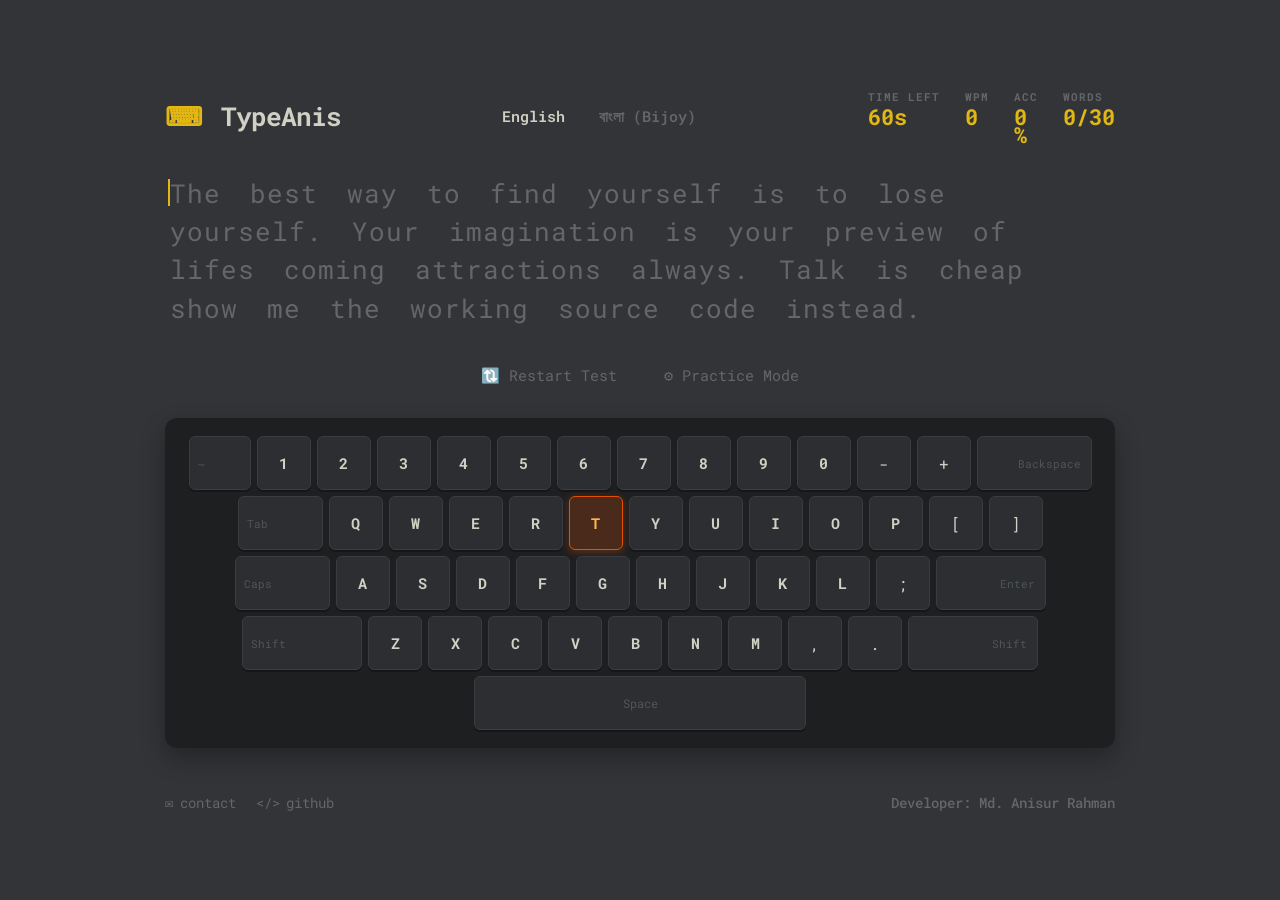
<file: index.html>
<!DOCTYPE html>
<html lang="en">
<head>
    <meta charset="UTF-8">
    <meta name="viewport" content="width=device-width, initial-scale=1.0">
    <title>TypeAnis - Typing Master</title>
    <link rel="preconnect" href="https://fonts.googleapis.com">
    <link rel="preconnect" href="https://fonts.gstatic.com" crossorigin> 
    <link href="https://fonts.googleapis.com/css2?family=Hind+Siliguri:wght@400;500;600&family=Roboto+Mono:wght@400;500;700&display=swap" rel="stylesheet">
    <link rel="stylesheet" href="styles.css">
</head>
<body>
    <div class="container">
        <div class="header">
            <a href="index.html" class="brand-link">
                <div class="brand">
                    <span class="logo-icon">⌨</span> TypeAnis
                </div>
            </a>
            
            <div class="modes">
                <button id="btn-en" class="active">English</button>
                <button id="btn-bn">বাংলা (Bijoy)</button>
            </div>
            <div class="stats">
                <div class="stat-box"><span class="label">time left</span><span id="timer-val">60s</span></div>
                <div class="stat-box"><span class="label">wpm</span><span id="wpm">0</span></div>
                <div class="stat-box"><span class="label">acc</span><span id="accuracy">0</span>%</div>
                <div class="stat-box"><span class="label">words</span><span id="word-count">0/20</span></div>
            </div>
        </div>

        <div class="type-area-container">
            <input type="text" id="hidden-input" autocomplete="off" autofocus>
            <div id="words-display" class="words-display"></div>
        </div>
        
        <div class="control-actions">
            <button id="restart-btn">🔃 Restart Test</button>
            <a href="practice.html" style="text-decoration: none;"><button id="practice-btn">⚙️ Practice Mode</button></a>
        </div>

        <div class="keyboard" id="keyboard" data-layout="en">
            <div class="row">
                <div class="key modifier small" id="Backquote">~</div>
                <div class="key" id="Digit1" data-key="1 ১"><span class="bn">১</span><span class="en">1</span></div>
                <div class="key" id="Digit2" data-key="2 ২"><span class="bn">২</span><span class="en">2</span></div>
                <div class="key" id="Digit3" data-key="3 ৩"><span class="bn">৩</span><span class="en">3</span></div>
                <div class="key" id="Digit4" data-key="4 ৪"><span class="bn">৪</span><span class="en">4</span></div>
                <div class="key" id="Digit5" data-key="5 ۵"><span class="bn">৫</span><span class="en">5</span></div>
                <div class="key" id="Digit6" data-key="6 ৬"><span class="bn">৬</span><span class="en">6</span></div>
                <div class="key" id="Digit7" data-key="7 ৭"><span class="bn">৭</span><span class="en">7</span></div>
                <div class="key" id="Digit8" data-key="8 ৮"><span class="bn">৮</span><span class="en">8</span></div>
                <div class="key" id="Digit9" data-key="9 ৯"><span class="bn">৯</span><span class="en">9</span></div>
                <div class="key" id="Digit0" data-key="0 ০"><span class="bn">০</span><span class="en">0</span></div>
                <div class="key" id="Minus" data-key="-">-</div>
                <div class="key" id="Equal" data-key="+">+</div>
                <div class="key modifier backspace" id="Backspace">Backspace</div>
            </div>
            <div class="row">
                <div class="key modifier tab" id="Tab">Tab</div>
                <div class="key" id="KeyQ" data-key="q Q ং ৎ"><span class="bn">ং / ৎ</span><span class="en">Q</span></div>
                <div class="key" id="KeyW" data-key="w W ্য ূ"><span class="bn">্য / ূ</span><span class="en">W</span></div>
                <div class="key" id="KeyE" data-key="e E ড ঢ"><span class="bn">ড / ঢ</span><span class="en">E</span></div>
                <div class="key" id="KeyR" data-key="r R প ফ"><span class="bn">প / ফ</span><span class="en">R</span></div>
                <div class="key" id="KeyT" data-key="t T ট ঠ"><span class="bn">ট / ঠ</span><span class="en">T</span></div>
                <div class="key" id="KeyY" data-key="y Y চ ছ"><span class="bn">চ / ছ</span><span class="en">Y</span></div>
                <div class="key" id="KeyU" data-key="u U ஜ ঝ"><span class="bn">জ / ঝ</span><span class="en">U</span></div>
                <div class="key" id="KeyI" data-key="i I হ ঞ"><span class="bn">হ / ঞ</span><span class="en">I</span></div>
                <div class="key" id="KeyO" data-key="o O গ ঘ"><span class="bn">গ / ঘ</span><span class="en">O</span></div>
                <div class="key" id="KeyP" data-key="p P ড় ঢ়"><span class="bn">ড় / ঢ়</span><span class="en">P</span></div>
                <div class="key" id="BracketLeft">[</div>
                <div class="key" id="BracketRight">]</div>
            </div>
            <div class="row">
                <div class="key modifier caps" id="CapsLock">Caps</div>
                <div class="key" id="KeyA" data-key="a A ৃ া"><span class="bn">ৃ / া</span><span class="en">A</span></div>
                <div class="key" id="KeyS" data-key="s S ু ূ"><span class="bn">ু / ূ</span><span class="en">S</span></div>
                <div class="key" id="KeyD" data-key="d D ি ী"><span class="bn">ি / ী</span><span class="en">D</span></div>
                <div class="key" id="KeyF" data-key="f F া অ"><span class="bn">া / অ</span><span class="en">F</span></div>
                <div class="key" id="KeyG" data-key="g G ্ ক"><span class="bn">্ / ক</span><span class="en">G</span></div>
                <div class="key" id="KeyH" data-key="h H অ আ"><span class="bn">অ / আ</span><span class="en">H</span></div>
                <div class="key" id="KeyJ" data-key="j J ত থ"><span class="bn">ত / থ</span><span class="en">J</span></div>
                <div class="key" id="KeyK" data-key="k K ক খ"><span class="bn">ক / খ</span><span class="en">K</span></div>
                <div class="key" id="KeyL" data-key="l L ত থ"><span class="bn">ত / থ</span><span class="en">L</span></div>
                <div class="key" id="Semicolon">;</div>
                <div class="key modifier enter" id="Enter">Enter</div>
            </div>
            <div class="row">
                <div class="key modifier shift-l" id="ShiftLeft">Shift</div>
                <div class="key" id="KeyZ" data-key="z Z ্র ্য"><span class="bn">্র / ্য</span><span class="en">Z</span></div>
                <div class="key" id="KeyX" data-key="x X ও ঔ"><span class="bn">ও / ঔ</span><span class="en">X</span></div>
                <div class="key" id="KeyC" data-key="c C এ ঐ"><span class="bn">এ / ঐ</span><span class="en">C</span></div>
                <div class="key" id="KeyV" data-key="v V র ল"><span class="bn">র / ল</span><span class="en">V</span></div>
                <div class="key" id="KeyB" data-key="b B ন ণ"><span class="bn">ন / ণ</span><span class="en">B</span></div>
                <div class="key" id="KeyN" data-key="n N স ষ"><span class="bn">স / ষ</span><span class="en">N</span></div>
                <div class="key" id="KeyM" data-key="m M ম শ"><span class="bn">ম / শ</span><span class="en">M</span></div>
                <div class="key" id="Comma">,</div>
                <div class="key" id="Period">.</div>
                <div class="key modifier shift-r" id="ShiftRight">Shift</div>
            </div>
            <div class="row">
                <div class="space key" id="Space" data-key=" ">Space</div>
            </div>
        </div>

        <footer class="site-footer">
            <div class="footer-left">
                <a href="mailto:poetanis@gmail.com" class="footer-link"><span class="footer-icon">✉</span> contact</a>
                <a href="https://github.com/AnisurRahmanJU/TypeAnis" target="_blank" class="footer-link"><span class="footer-icon">&lt;/&gt;</span> github</a>
            </div>
            <div class="footer-right">
                <span class="footer-developer">Developer: <a style="text-decoration: none; color: inherit;" onmouseover="this.style.color='white'" onmouseout="this.style.color='inherit'" href="https://www.grameenphone.academy/public-profile/GP153876" target="_blank"> Md. Anisur Rahman</a></span>
            </div>
        </footer>
    </div>

    <div class="modal-backdrop" id="result-modal">
        <div class="modal-box">
            <h2>⏱ Time's Up!</h2>
            <p class="modal-sub">Here is your typing summary for the last 1 minute:</p>
            <div class="modal-grid">
                <div class="m-card"><span class="num" id="res-wpm">0</span><span class="lbl">Words Per Min</span></div>
                <div class="m-card"><span class="num" id="res-acc">0%</span><span class="lbl">Final Accuracy</span></div>
                <div class="m-card"><span class="num" id="res-typed">0</span><span class="lbl">Keys Typed</span></div>
                <div class="m-card"><span class="num text-red" id="res-errors">0</span><span class="lbl">Mistakes Made</span></div>
            </div>
            <button id="modal-close-btn">Try Again</button>
        </div>
    </div>
    <script src="type.js"></script>
</body>
</html>
</file>
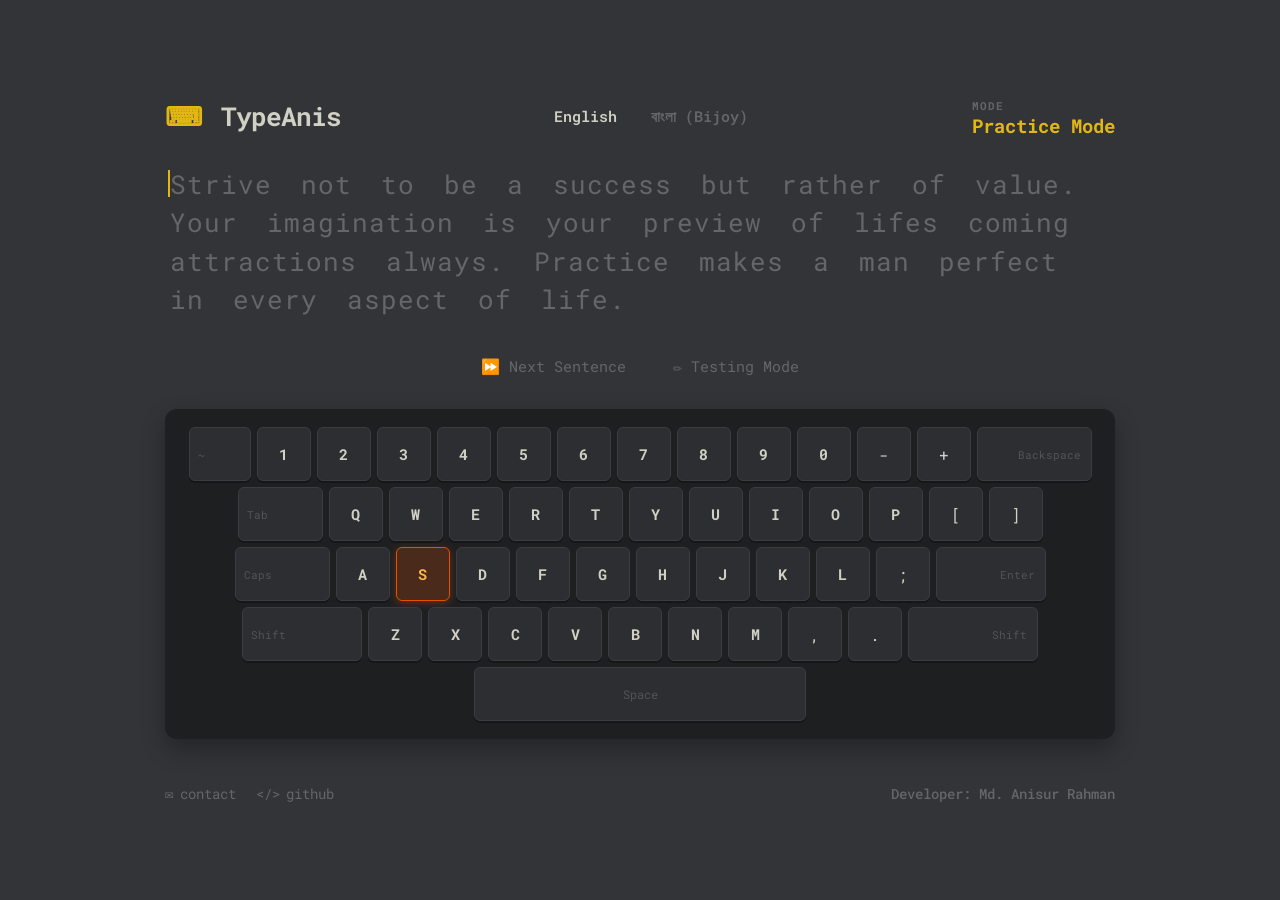
<file: practice.html>
<!DOCTYPE html>
<html lang="en">
<head>
    <meta charset="UTF-8">
    <meta name="viewport" content="width=device-width, initial-scale=1.0">
    <title>TypeAnis - Practice Sandbox</title>
    <link rel="preconnect" href="https://fonts.googleapis.com">
    <link rel="preconnect" href="https://fonts.gstatic.com" crossorigin> 
    <link href="https://fonts.googleapis.com/css2?family=Hind+Siliguri:wght@400;500;600&family=Roboto+Mono:wght@400;500;700&display=swap" rel="stylesheet">
    <link rel="stylesheet" href="styles.css">
</head>
<body>
    <div class="container">
        <div class="header">
            <a href="index.html" class="brand-link" style="text-decoration: none;">
                <div class="brand">
                    <span class="logo-icon">⌨</span> TypeAnis 
                </div>
            </a>
            
            <div class="modes">
                <button id="btn-en" class="active">English</button>
                <button id="btn-bn">বাংলা (Bijoy)</button>
            </div>
            
            <div class="stats">
                <div class="stat-box">
                    <span class="label">mode</span>
                    <span style="color: #e2b714; font-size: 1.2rem;">Practice Mode</span>
                </div>
            </div>
        </div>

        <div class="type-area-container">
            <input type="text" id="hidden-input" autocomplete="off" autofocus>
            <div id="words-display" class="words-display"></div>
        </div>

        <div class="control-actions">
            
              <button id="restart-btn">⏩ Next Sentence</button>
              <a href="index.html" class="brand-link" style="text-decoration: none;">
              <button id="restart-btn">✏️ Testing Mode</button></a>
          
        </div>

        <div class="keyboard" id="keyboard" data-layout="en">
            <div class="row">
                <div class="key modifier small" id="Backquote">~</div>
                <div class="key" id="Digit1" data-key="1 ১"><span class="bn">১</span><span class="en">1</span></div>
                <div class="key" id="Digit2" data-key="2 ২"><span class="bn">২</span><span class="en">2</span></div>
                <div class="key" id="Digit3" data-key="3 ৩"><span class="bn">৩</span><span class="en">3</span></div>
                <div class="key" id="Digit4" data-key="4 ৪"><span class="bn">৪</span><span class="en">4</span></div>
                <div class="key" id="Digit5" data-key="5 ৫"><span class="bn">৫</span><span class="en">5</span></div>
                <div class="key" id="Digit6" data-key="6 ৬"><span class="bn">৬</span><span class="en">6</span></div>
                <div class="key" id="Digit7" data-key="7 VII"><span class="bn">৭</span><span class="en">7</span></div>
                <div class="key" id="Digit8" data-key="8 ৮"><span class="bn">৮</span><span class="en">8</span></div>
                <div class="key" id="Digit9" data-key="9 ৯"><span class="bn">৯</span><span class="en">9</span></div>
                <div class="key" id="Digit0" data-key="0 ০"><span class="bn">০</span><span class="en">0</span></div>
                <div class="key" id="Minus" data-key="-">-</div>
                <div class="key" id="Equal" data-key="+">+</div>
                <div class="key modifier backspace" id="Backspace">Backspace</div>
            </div>
            <div class="row">
                <div class="key modifier tab" id="Tab">Tab</div>
                <div class="key" id="KeyQ" data-key="q Q ং ৎ"><span class="bn">ং / ৎ</span><span class="en">Q</span></div>
                <div class="key" id="KeyW" data-key="w W ্য ূ"><span class="bn">্য / ূ</span><span class="en">W</span></div>
                <div class="key" id="KeyE" data-key="e E ড ঢ"><span class="bn">ড / ঢ</span><span class="en">E</span></div>
                <div class="key" id="KeyR" data-key="r R প ফ"><span class="bn">প / ফ</span><span class="en">R</span></div>
                <div class="key" id="KeyT" data-key="t T ট ঠ"><span class="bn">ট / ঠ</span><span class="en">T</span></div>
                <div class="key" id="KeyY" data-key="y Y চ ছ"><span class="bn">চ / ছ</span><span class="en">Y</span></div>
                <div class="key" id="KeyU" data-key="u U ஜ ঝ"><span class="bn">জ / ঝ</span><span class="en">U</span></div>
                <div class="key" id="KeyI" data-key="i I হ ঞ"><span class="bn">হ / ঞ</span><span class="en">I</span></div>
                <div class="key" id="KeyO" data-key="o O গ ঘ"><span class="bn">গ / ঘ</span><span class="en">O</span></div>
                <div class="key" id="KeyP" data-key="p P ড় ঢ়"><span class="bn">ড় / ঢ়</span><span class="en">P</span></div>
                <div class="key" id="BracketLeft">[</div>
                <div class="key" id="BracketRight">]</div>
            </div>
            <div class="row">
                <div class="key modifier caps" id="CapsLock">Caps</div>
                <div class="key" id="KeyA" data-key="a A ৃ া"><span class="bn">ৃ / া</span><span class="en">A</span></div>
                <div class="key" id="KeyS" data-key="s S ু ূ"><span class="bn">ু / ূ</span><span class="en">S</span></div>
                <div class="key" id="KeyD" data-key="d D ি ী"><span class="bn">ি / ী</span><span class="en">D</span></div>
                <div class="key" id="KeyF" data-key="f F া অ"><span class="bn">া / অ</span><span class="en">F</span></div>
                <div class="key" id="KeyG" data-key="g G ্ ক"><span class="bn">্ / ক</span><span class="en">G</span></div>
                <div class="key" id="KeyH" data-key="h H অ আ"><span class="bn">অ / আ</span><span class="en">H</span></div>
                <div class="key" id="KeyJ" data-key="j J ত থ"><span class="bn">ত / থ</span><span class="en">J</span></div>
                <div class="key" id="KeyK" data-key="k K ক খ"><span class="bn">ک / খ</span><span class="en">K</span></div>
                <div class="key" id="KeyL" data-key="l L ত থ"><span class="bn">ত / থ</span><span class="en">L</span></div>
                <div class="key" id="Semicolon">;</div>
                <div class="key modifier enter" id="Enter">Enter</div>
            </div>
            <div class="row">
                <div class="key modifier shift-l" id="ShiftLeft">Shift</div>
                <div class="key" id="KeyZ" data-key="z Z ্র ্য"><span class="bn">্র / ্য</span><span class="en">Z</span></div>
                <div class="key" id="KeyX" data-key="x X ও ঔ"><span class="bn">ও / ঔ</span><span class="en">X</span></div>
                <div class="key" id="KeyC" data-key="c C এ ঐ"><span class="bn">এ / ঐ</span><span class="en">C</span></div>
                <div class="key" id="KeyV" data-key="v V র ল"><span class="bn">র / ল</span><span class="en">V</span></div>
                <div class="key" id="KeyB" data-key="b B ন ণ"><span class="bn">ন / ণ</span><span class="en">B</span></div>
                <div class="key" id="KeyN" data-key="n N স ষ"><span class="bn">স / ষ</span><span class="en">N</span></div>
                <div class="key" id="KeyM" data-key="m M ম শ"><span class="bn">ม / শ</span><span class="en">M</span></div>
                <div class="key" id="Comma">,</div>
                <div class="key" id="Period">.</div>
                <div class="key modifier shift-r" id="ShiftRight">Shift</div>
            </div>
            <div class="row">
                <div class="space key" id="Space" data-key=" ">Space</div>
            </div>
        </div>

      <footer class="site-footer">
            <div class="footer-left">
                <a href="mailto:poetanis@gmail.com" class="footer-link"><span class="footer-icon">✉</span> contact</a>
                <a href="https://github.com/AnisurRahmanJU/TypeAnis" target="_blank" class="footer-link"><span class="footer-icon">&lt;/&gt;</span> github</a>
            </div>
            <div class="footer-right">
                <span class="footer-developer">Developer: <a style="text-decoration: none; color: inherit;" onmouseover="this.style.color='white'" onmouseout="this.style.color='inherit'" href="https://www.grameenphone.academy/public-profile/GP153876" target="_blank"> Md. Anisur Rahman</a></span>
            </div>
        </footer>
    </div>

    <script src="practice.js"></script>
</body>
</html>
</file>
<file: styles.css>
/* ==========================================================================
   1. GLOBAL VARIABLES & RESET
   ========================================================================== */
:root {
    --bg-color: #323437;
    --main-color: #e2b714;
    --caret-color: #e2b714;
    --sub-color: #646669;
    --text-color: #d1d0c5;
    --error-color: #ca4754;
    --success-color: #43a047;
    --suggest-color: #e65100;
    --key-bg: #2c2e31;
}

body {
    background-color: var(--bg-color);
    color: var(--text-color);
    font-family: 'Roboto Mono', 'Courier New', Courier, monospace;
    display: flex;
    justify-content: center;
    align-items: center;
    min-height: 100vh;
    margin: 0;
    padding: 30px 0;
    box-sizing: border-box;
}

.container {
    width: 90%;
    max-width: 950px;
    display: flex;
    flex-direction: column;
}

/* ==========================================================================
   2. HEADER & STATS BAR (Spaced Out Edge-to-Edge)
   ========================================================================== */
.header {
    display: flex;
    justify-content: space-between; 
    align-items: center;           
    margin-bottom: 25px;
    font-family: 'Roboto Mono', sans-serif;
    width: 100%;
}

.brand {
    font-size: 1.6rem;
    font-weight: bold;
    color: var(--text-color);
    letter-spacing: -1px;
}

.brand .logo-icon {
    color: var(--main-color);
    margin-right: 4px;
}

.brand-link {
    color: inherit; 
    text-decoration: none;
    display: inline-block;
}

.brand-link:hover {
    opacity: 0.85;  
}

.modes button {
    background: none;
    border: none;
    color: var(--sub-color);
    font-size: 0.95rem;
    cursor: pointer;
    margin-right: 12px;
    font-weight: 600;
    font-family: 'Roboto Mono', sans-serif;
    transition: color 0.2s;
}

.modes button.active, .modes button:hover {
    color: var(--text-color);
}

.stats {
    display: flex;
    gap: 25px;
}

.stat-box {
    display: flex;
    flex-direction: column;
    align-items: flex-start;
    font-size: 1.4rem;
    color: var(--main-color);
    font-weight: bold;
    line-height: 1.1rem;
    white-space: nowrap; /* Prevents the % from wrapping to a new line */
}

.stat-box .label {
    font-size: 0.7rem;
    color: var(--sub-color);
    text-transform: uppercase;
    margin-bottom: 3px;
    letter-spacing: 1px;
}

/* ==========================================================================
   3. TYPING TEST FIELD AREA
   ========================================================================== */
.type-area-container {
    position: relative;
    margin-bottom: 25px;
    padding: 5px;
    min-height: 80px;
}

#hidden-input {
    position: absolute;
    opacity: 0;
    z-index: -1;
}

.words-display {
    font-size: 1.6rem;
    line-height: 2.4rem;
    word-wrap: break-word;
    letter-spacing: 1px;
    user-select: none;
    color: var(--sub-color);
    text-align: justify; 
}

.keyboard[data-layout="en"] ~ .type-area-container .words-display,
.words-display:not([lang="bn"]) {
    font-family: 'Roboto Mono', monospace;
}

.keyboard[data-layout="bn"] ~ .type-area-container .words-display,
.words-display[lang="bn"] {
    font-family: 'Hind Siliguri', sans-serif;
}

.word {
    display: inline-block;
    margin-right: 12px;
}

.char {
    position: relative;
    transition: color 0.1s;
}

.char.correct {
    color: var(--text-color);
}

.char.incorrect {
    color: var(--error-color);
    background-color: rgba(202, 71, 84, 0.12);
    border-radius: 2px;
}

.char.current::before {
    content: '';
    position: absolute;
    left: -2px;
    top: 10%;
    width: 2px;
    height: 80%;
    background-color: var(--caret-color);
    animation: blink 1s infinite;
}

@keyframes blink {
    50% { opacity: 0; }
}

.control-actions {
    display: flex;
    justify-content: center;
    gap: 15px;
    margin-bottom: 25px;
}

#restart-btn, #practice-btn {
    background: none;
    border: none;
    color: var(--sub-color);
    padding: 8px 16px;
    font-size: 0.95rem;
    cursor: pointer;
    font-family: 'Roboto Mono', monospace;
    transition: color 0.2s;
}

#restart-btn:hover, #practice-btn:hover {
    color: var(--text-color);
}

/* ==========================================================================
   4. MECHANICAL VIRTUAL KEYBOARD
   ========================================================================== */
.keyboard {
    display: flex;
    flex-direction: column;
    gap: 6px;
    background: #1e1f21;
    padding: 18px;
    border-radius: 12px;
    box-shadow: 0 10px 25px rgba(0,0,0,0.3);
    margin-bottom: 25px;
}

.row {
    display: flex;
    justify-content: center; 
    gap: 6px;
    width: 100%;
}

.key {
    background: var(--key-bg);
    border: 1px solid #3a3d40;
    border-radius: 6px;
    width: 52px;
    height: 52px;
    display: flex;
    flex-direction: column;
    justify-content: center;
    align-items: center;
    box-shadow: 0 2px 0px #151617;
    transition: background 0.05s, color 0.05s, transform 0.05s;
    user-select: none;
}

.key.modifier { font-family: 'Roboto Mono', monospace; font-size: 0.7rem; align-items: flex-start; padding-left: 8px; color: #505559; }
.key.backspace { width: 95px; align-items: flex-end; padding-right: 10px; }
.key.tab { width: 75px; }
.key.caps { width: 85px; }
.key.enter { width: 90px; align-items: flex-end; padding-right: 10px; }
.key.shift-l { width: 110px; }
.key.shift-r { width: 110px; align-items: flex-end; padding-right: 10px; }
.key.space { width: 330px; color: #505559; font-size: 0.75rem; }

.key span { display: block; text-align: center; transition: font-size 0.15s, color 0.15s; }

.keyboard[data-layout="en"] .key .en { font-family: 'Roboto Mono', monospace; font-size: 0.95rem; font-weight: bold; color: var(--text-color); }
.keyboard[data-layout="en"] .key .bn { font-size: 0.0rem; color: transparent; opacity: 0; }

.keyboard[data-layout="bn"] .key .bn { font-family: 'Hind Siliguri', sans-serif; font-size: 1.15rem; font-weight: 500; color: var(--text-color); }
.keyboard[data-layout="bn"] .key .en { font-size: 0.0rem; color: transparent; opacity: 0; }

.key.suggest-orange {
    background: rgba(230, 81, 0, 0.22) !important;
    border-color: var(--suggest-color) !important;
    box-shadow: 0 2px 8px rgba(230, 81, 0, 0.35);
}
.key.suggest-orange span { color: #ffb74d !important; }

.key.press-correct {
    background: var(--success-color) !important;
    box-shadow: 0 0px 0px transparent !important;
    transform: translateY(2px);
}
.key.press-correct span, .key.press-correct { color: #fff !important; }

.key.press-error {
    background: var(--error-color) !important;
    box-shadow: 0 0px 0px transparent !important;
    transform: translateY(2px);
}
.key.press-error span, .key.press-error { color: #fff !important; }

/* ==========================================================================
   5. RESULTS POP-UP MODAL BOX
   ========================================================================== */
.modal-backdrop {
    position: fixed;
    top: 0; left: 0; width: 100%; height: 100%;
    background: rgba(20, 21, 23, 0.85);
    display: flex; 
    justify-content: center; 
    align-items: center;     
    opacity: 0; 
    pointer-events: none;
    transition: opacity 0.3s ease;
    z-index: 999;
}
.modal-backdrop.active { opacity: 1; pointer-events: auto; }

.modal-box {
    background: #2c2e31;
    border: 2px solid var(--main-color);
    padding: 35px; 
    border-radius: 16px;
    width: 90%; 
    max-width: 520px;
    text-align: center; 
    box-shadow: 0 20px 45px rgba(0,0,0,0.5);
    transform: scale(0.9); 
    transition: transform 0.3s ease;
    font-family: 'Roboto Mono', monospace;
}
.modal-backdrop.active .modal-box { transform: scale(1); }

.modal-box h2 { margin-top: 0; font-family: 'Roboto Mono', sans-serif; color: var(--main-color); font-size: 2rem; }
.modal-sub { color: var(--sub-color); margin-bottom: 25px; font-size: 0.95rem; }

.modal-grid { 
    display: grid; 
    grid-template-columns: 1fr 1fr; 
    gap: 15px; 
    margin-bottom: 30px; 
}
.m-card { background: #202124; padding: 15px; border-radius: 8px; display: flex; flex-direction: column; }
.m-card .num { font-size: 2rem; font-weight: bold; color: var(--text-color); }
.m-card .text-red { color: var(--error-color); }
.m-card .lbl { font-size: 0.75rem; color: var(--sub-color); text-transform: uppercase; margin-top: 5px; }

#modal-close-btn {
    background: var(--main-color); color: #000; border: none;
    padding: 12px 35px; font-weight: bold; border-radius: 6px;
    font-size: 1rem; cursor: pointer; transition: opacity 0.2s;
    font-family: 'Roboto Mono', monospace;
}
#modal-close-btn:hover { opacity: 0.9; }

/* ==========================================================================
   6. SITE FOOTER SECTION
   ========================================================================== */
.site-footer {
    width: 100%;
    display: flex;
    justify-content: space-between;
    align-items: center;
    font-family: 'Roboto Mono', monospace;
    font-size: 0.85rem;
    color: var(--sub-color);
    padding-top: 20px;
    margin-top: auto;
}

.footer-left {
    display: flex;
    gap: 20px;
}

.footer-link {
    color: var(--sub-color);
    text-decoration: none;
    transition: color 0.2s ease;
    display: flex;
    align-items: center;
}

.footer-link:hover {
    color: var(--text-color);
}

.footer-icon {
    margin-right: 6px;
    font-size: 0.9rem;
}

.footer-developer {
    color: var(--sub-color);
    font-weight: 500;
}

/* ==========================================================================
   7. RESPONSIVE MEDIA QUERIES
   ========================================================================== */
@media (max-width: 768px) {
    .keyboard { display: none; } 
    .header { flex-direction: column; gap: 15px; }
    .site-footer {
        flex-direction: column;
        gap: 12px;
        text-align: center;
    }
    .footer-left {
        justify-content: center;
    }
}
</file>
